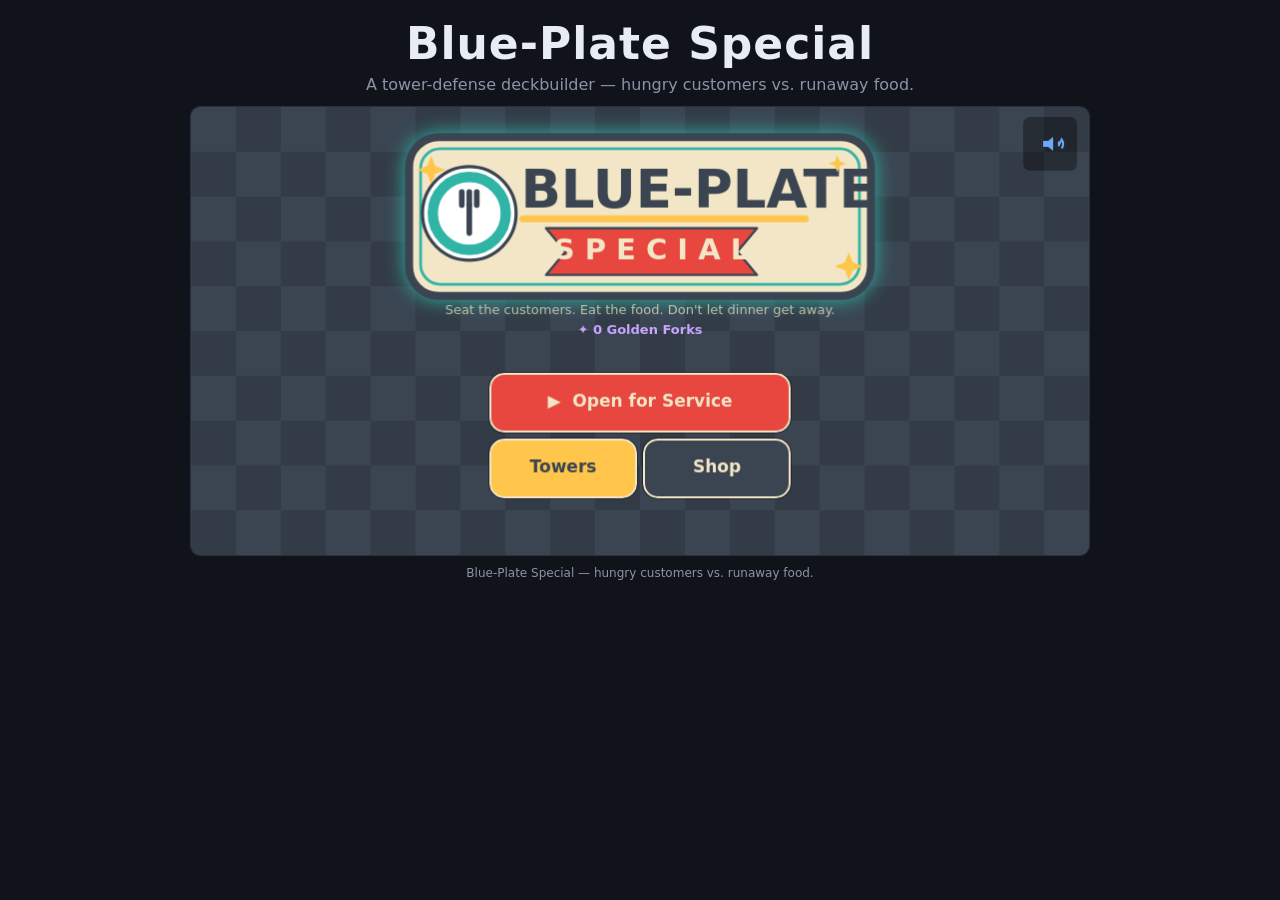
<file: index.html>
<!DOCTYPE html>
<!--
  Blue-Plate Special (working title; formerly Deckbound) — a tower-defense deckbuilder (v1).

  Theme: hungry customers vs. runaway food. From the hub, spend Golden Forks to
  reserve customers/perks (saved between runs), then Open for Service — seat &
  upgrade customers from your regulars, and eat waves of runaway dishes before
  they reach the trash chute. Win or lose, you earn Golden Forks and get stronger
  over time. All game code lives in src/ (DOM-free logic in src/engine.js).

  Plain HTML + CSS + JavaScript for now. We can add Phaser 3 later if the
  real-time action needs it (see GAME_BRIEF.md).
-->
<html lang="en">
<head>
  <meta charset="UTF-8" />

  <!-- Makes the page scale correctly on phones (needed for iPhone play).
       maximum-scale=1 + user-scalable=no stop iOS Safari's double-tap-to-zoom on
       the canvas (a tower-defense game wants taps, not zoom gestures) — paired
       with touch-action:none on the canvas in style.css. -->
  <meta name="viewport" content="width=device-width, initial-scale=1.0, maximum-scale=1.0, user-scalable=no, viewport-fit=cover" />

  <title>Blue-Plate Special</title>

  <!-- Our styles live in a separate file to keep things easy to read. -->
  <link rel="stylesheet" href="style.css" />
</head>

<body>
  <!-- Page header: the game's title and a one-line reminder of what it is. -->
  <header class="site-header">
    <h1>Blue-Plate Special</h1>
    <p class="tagline">A tower-defense deckbuilder — hungry customers vs. runaway food.</p>
  </header>

  <!-- Main play area. Everything the game draws will go on this canvas. -->
  <main class="stage">
    <!--
      The <canvas> is where all game graphics are drawn. Its internal drawing
      size (900x450) is fixed here; CSS controls how big it looks on screen. The
      board is an 800x450 coordinate space offset right by a 100px tower rail — a
      presentation-only viewport transform (Issue #79); the engine still lives in
      board coords. src/render.js draws the rail, the scene, and the upgrade sheet.
    -->
    <canvas id="game-canvas" width="900" height="450"
            aria-label="Blue-Plate Special game area: the tower rail, the conveyor belt, and the dish return"></canvas>
  </main>

  <!-- Footer: a quiet status line we can use while building. -->
  <footer class="site-footer">
    <span>Blue-Plate Special — hungry customers vs. runaway food.</span>
  </footer>

  <!-- Balance numbers (difficulty & economy), generated from data/balance.json
       by tools/gen_balance.py. Loaded first so window.BALANCE exists when the
       game reads it. Deferred scripts run in order. -->
  <script src="balance.data.js?v=fb516e59" defer></script>

  <!-- The game code, split into modules (order matters; plain globals, no
       bundler — double-clicking index.html still works):
       data (constants + balance merge) -> engine (DOM-free logic) -> audio ->
       art (pure draw fns) -> render (UI/scene) -> main (boot/input/loop). -->
  <script src="src/data.js?v=92abb247" defer></script>
  <script src="src/engine.js?v=baeb0e07" defer></script>
  <script src="src/audio.js?v=4b8a68f2" defer></script>
  <script src="src/art.js?v=645c8ca5" defer></script>
  <script src="src/render.js?v=beed371e" defer></script>
  <script src="src/main.js?v=631be13c" defer></script>
</body>
</html>
</file>
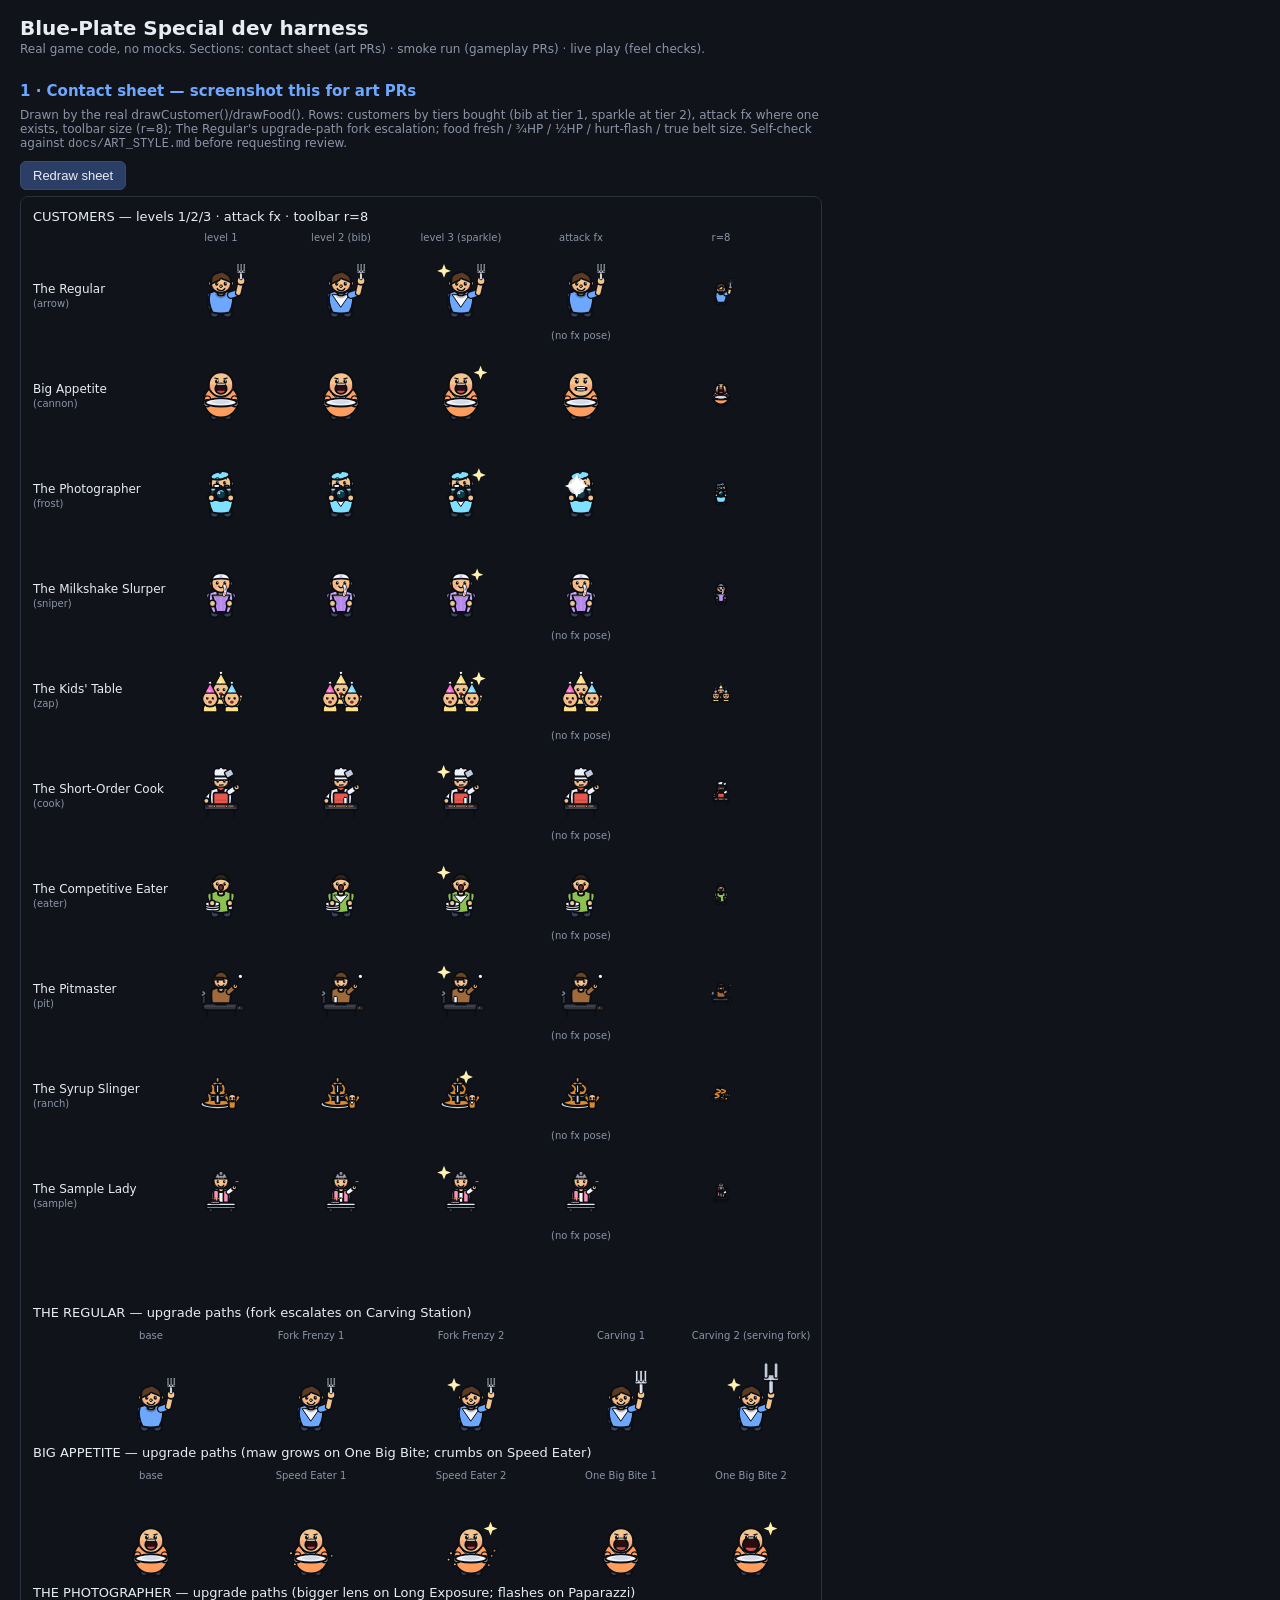
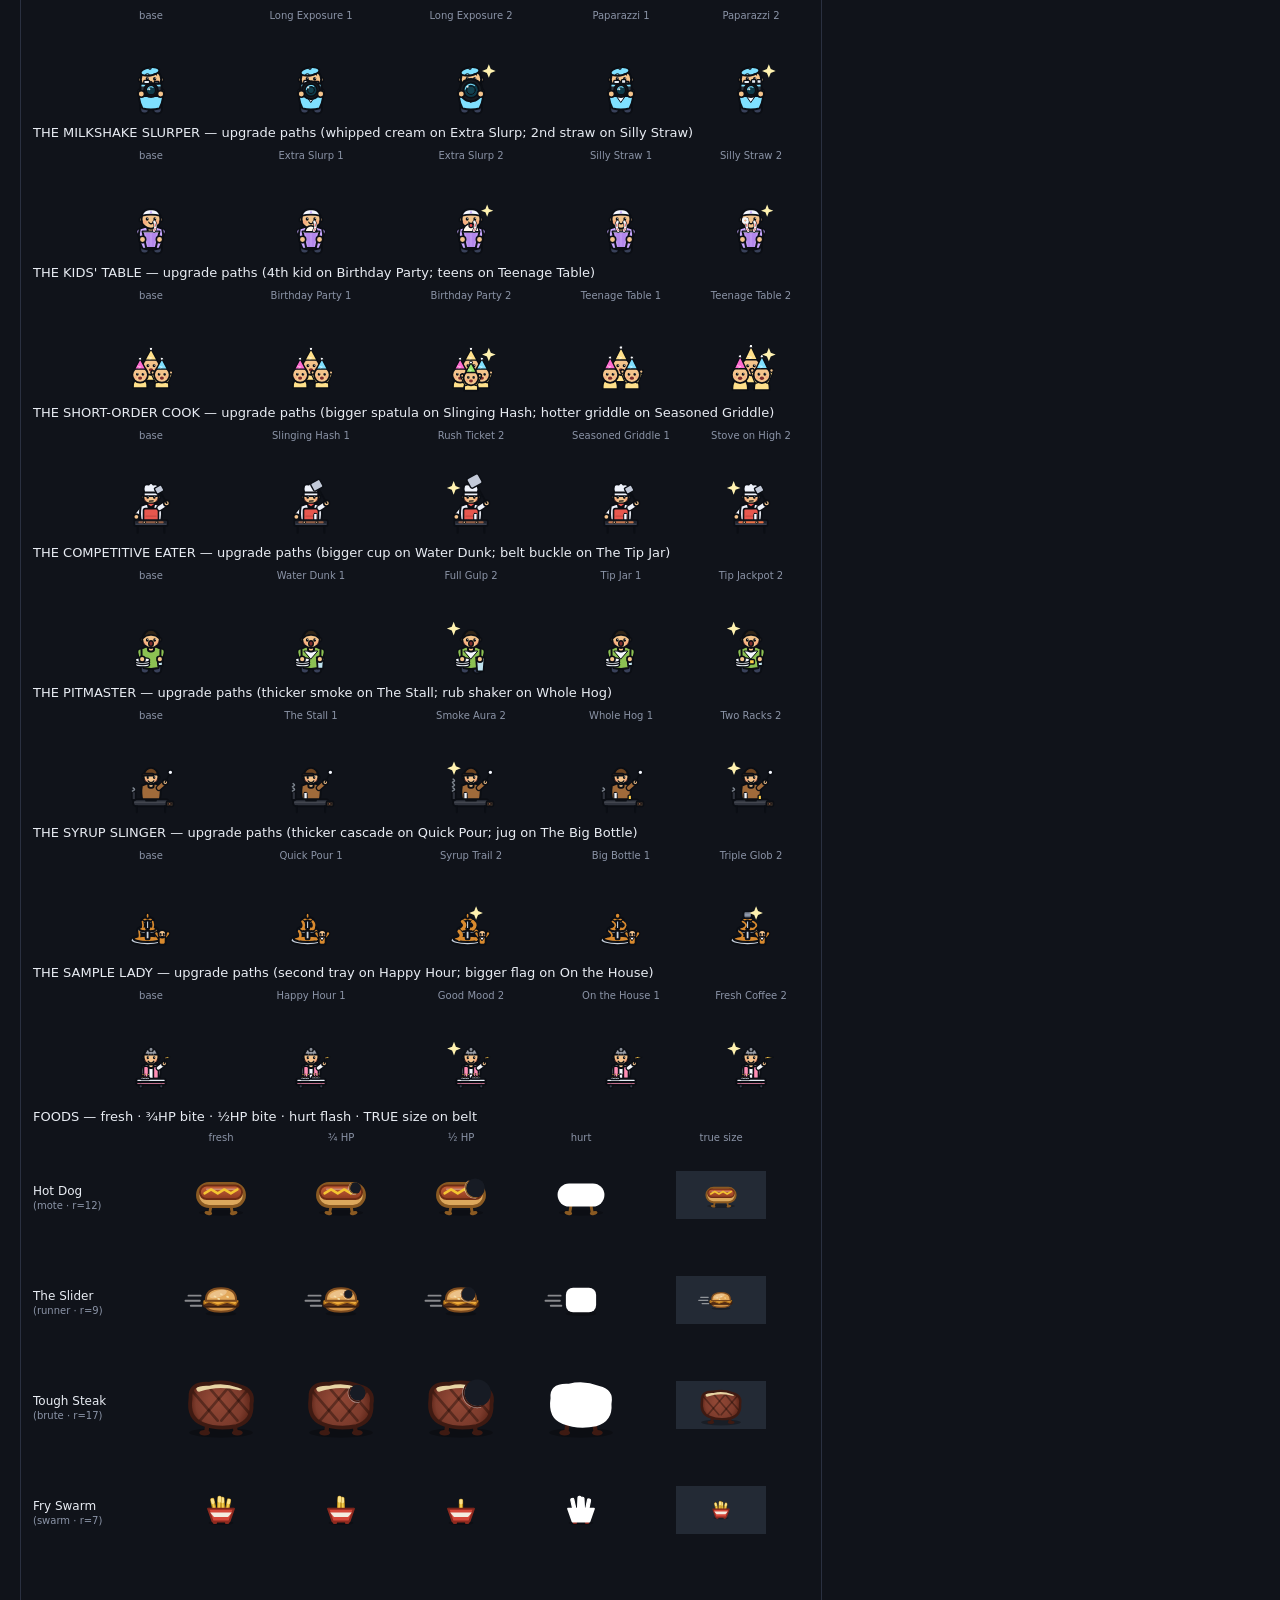
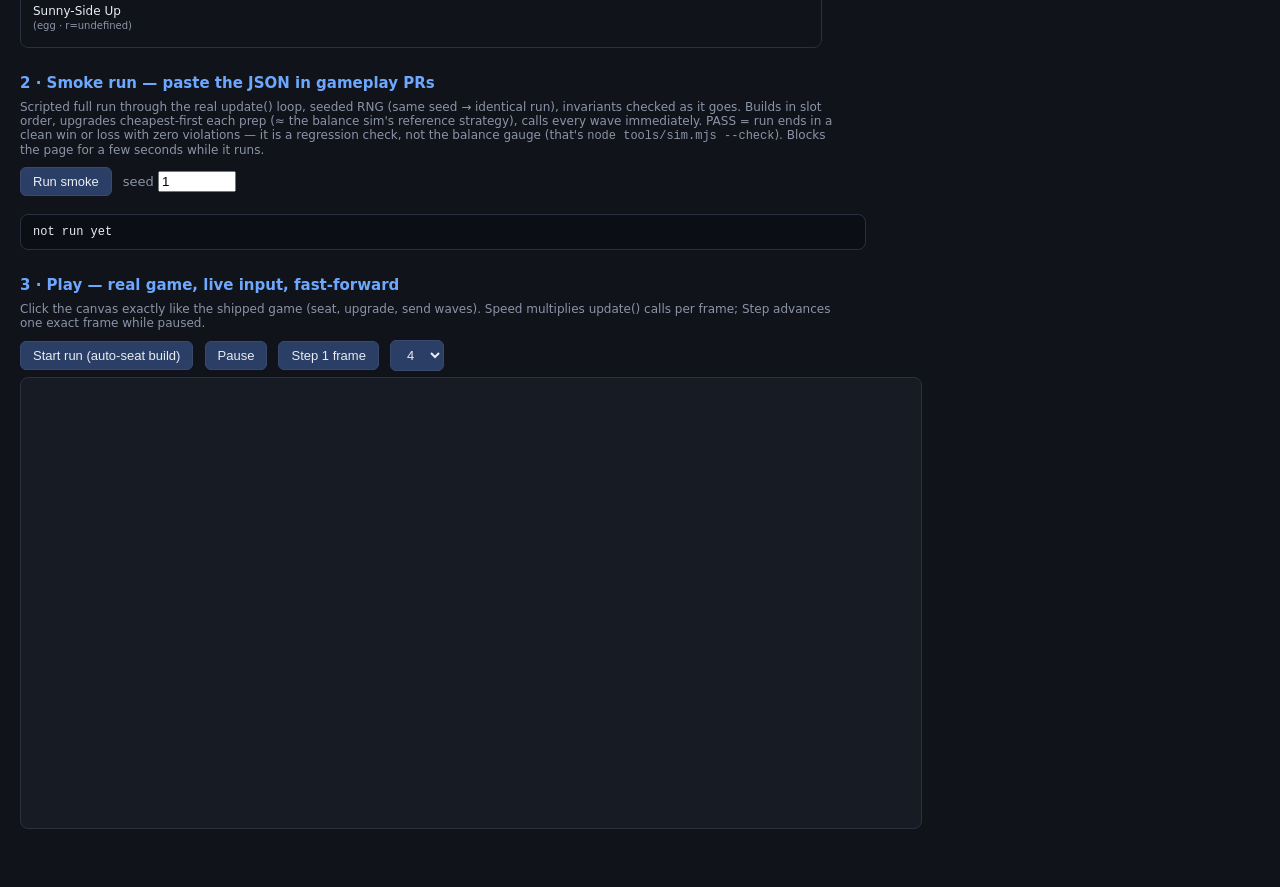
<file: tools/dev/harness.html>
<!DOCTYPE html>
<!--
  Blue-Plate Special dev harness — the self-serve verification tool for agents (and
  curious humans). Loads the REAL game code (../../balance.data.js + the
  ../../src/*.js modules, no copies, no mocks) and gives three things:

    1. CONTACT SHEET — every customer (levels 1/2/3, attack fx, toolbar size) and
       every food (fresh / ¾HP / ½HP / hurt / true belt size) drawn by the real
       drawCustomer()/drawFood() onto one canvas. Screenshot THIS for art PRs —
       one image, one review round, instead of per-asset back-and-forth.

    2. SMOKE RUN — plays a full scripted run through the real update() loop with
       a SEEDED RNG (same seed → same run, so a repro is a URL), checking
       invariants every few steps (currency ≥ 0, lives in range, finite enemy
       state, legal phases). Prints a JSON verdict. Paste that JSON in gameplay
       PRs.

    3. PLAY — the real game, live input, with a speed multiplier and
       frame-stepping. The page freezes the game's own rAF loop at boot and
       drives update()/render() itself, so fast-forward and stepping stay exact.

  URL params (all optional):
    ?mode=sheet | smoke | play | sounds   auto-run that section on load
    &seed=1                         RNG seed (smoke always seeds; play seeds if given)
    &build=arrow,cannon,frost,arrow tower ids placed in slot order (default = the
                                    balance sim's reference board)
    &paths=stat | signature         which upgrade path each tower takes in the smoke
                                    (default stat; signature exercises the tier-2 mechanics)
    &speed=4                        play-mode updates per frame (1/2/4/8)

  Serve the repo root (python3 -m http.server) and open
    http://localhost:PORT/tools/dev/harness.html?mode=sheet
  Dev tool only — not part of the game; safe to ignore in production.
-->
<html lang="en">
<head>
<meta charset="UTF-8" />
<meta name="viewport" content="width=device-width, initial-scale=1.0" />
<title>Blue-Plate Special dev harness</title>
<style>
  :root { --bg:#10131a; --panel:#171b24; --ink:#e8ecf3; --muted:#8b94a7; --accent:#6ea8fe; --good:#7dff9b; --bad:#ff6b6b; }
  body { margin:0; padding:16px 20px 60px; background:var(--bg); color:var(--ink);
         font-family: system-ui, -apple-system, "Segoe UI", Roboto, sans-serif; }
  h1 { font-size:20px; margin:0 0 2px; }
  h2 { font-size:15px; margin:26px 0 8px; color:var(--accent); }
  p.hint { color:var(--muted); font-size:12px; margin:2px 0 10px; max-width:820px; }
  canvas { background:var(--panel); border:1px solid #2a3040; border-radius:8px; display:block; }
  button, select { background:#2b3f66; color:var(--ink); border:1px solid #3a4a6e; border-radius:6px;
                   padding:6px 12px; font-size:13px; cursor:pointer; margin:0 6px 6px 0; }
  button:hover { background:#37518a; }
  pre { background:#0b0e14; border:1px solid #2a3040; border-radius:8px; padding:10px 12px;
        font-size:12px; max-width:820px; overflow-x:auto; white-space:pre-wrap; }
  .pass { color:var(--good); } .fail { color:var(--bad); }
</style>
</head>
<body>
<h1>Blue-Plate Special dev harness</h1>
<p class="hint">Real game code, no mocks. Sections: contact sheet (art PRs) · smoke run (gameplay PRs) · live play (feel checks).</p>

<!-- ============ 1) CONTACT SHEET ============ -->
<h2 id="sheet-title">1 · Contact sheet — screenshot this for art PRs</h2>
<p class="hint">Drawn by the real drawCustomer()/drawFood(). Rows: customers by tiers bought (bib at tier 1, sparkle at tier 2), attack fx where one exists, toolbar size (r=8); The Regular's upgrade-path fork escalation; food fresh / ¾HP / ½HP / hurt-flash / true belt size. Self-check against <code>docs/ART_STYLE.md</code> before requesting review.</p>
<button id="redraw-sheet">Redraw sheet</button>
<canvas id="sheet-canvas" width="800" height="3050"></canvas>

<!-- ============ 2) SMOKE RUN ============ -->
<h2 id="smoke-title">2 · Smoke run — paste the JSON in gameplay PRs</h2>
<p class="hint">Scripted full run through the real update() loop, seeded RNG (same seed → identical run), invariants checked as it goes. Builds in slot order, upgrades cheapest-first each prep (≈ the balance sim's reference strategy), calls every wave immediately. PASS = run ends in a clean win or loss with zero violations — it is a regression check, not the balance gauge (that's <code>node tools/sim.mjs --check</code>). Blocks the page for a few seconds while it runs.</p>
<button id="run-smoke">Run smoke</button>
<label style="font-size:13px;color:var(--muted)">seed <input id="smoke-seed" type="number" value="1" style="width:70px"></label>
<pre id="smoke-out">not run yet</pre>

<!-- ============ 3) PLAY ============ -->
<h2 id="play-title">3 · Play — real game, live input, fast-forward</h2>
<p class="hint">Click the canvas exactly like the shipped game (seat, upgrade, send waves). Speed multiplies update() calls per frame; Step advances one exact frame while paused.</p>
<button id="play-start">Start run (auto-seat build)</button>
<button id="play-pause">Pause</button>
<button id="play-step">Step 1 frame</button>
<select id="play-speed"><option>1</option><option>2</option><option selected>4</option><option>8</option></select>
<canvas id="game-canvas" width="900" height="450"></canvas>   <!-- 900x450 design canvas (800x450 board + 100px rail), Issue #79 -->

<!-- Freeze the game's own rAF loop BEFORE src/main.js boots: startGameLoop()
     runs at DOMContentLoaded and would otherwise fight the harness driver. The
     harness restores real rAF for its own loop after boot. -->
<script>
  window.__realRAF = window.requestAnimationFrame.bind(window);
  window.requestAnimationFrame = function () { return 0; };
</script>
<script>
  // Cache-bust the game scripts so a warm browser can't serve STALE src during
  // verification (this bit two prior sessions — the harness has no gen_balance
  // ?v= stamps like index.html does). Date.now() forces a fresh fetch each load;
  // document.write keeps the strict load order (data → engine → audio → art →
  // render → main) that plain-globals boot depends on.
  var __cb = "?cb=" + Date.now();
  ["../../balance.data.js", "../../src/data.js", "../../src/engine.js", "../../src/audio.js",
   "../../src/art.js", "../../src/render.js", "../../src/main.js"]
    .forEach(function (s) { document.write('<script src="' + s + __cb + '"><\/script>'); });
</script>

<script>
(function () {
  "use strict";

  const params = new URLSearchParams(location.search);
  const DEFAULT_BUILD = ["arrow", "cannon", "frost", "arrow"];   // = the sim's reference board
  // Reference upgrade strategy (mirrors tools/sim.mjs): each tower commits to
  // one fixed path and buys its two tiers cheapest-next-first.
  const SIM_PATHS = { arrow: "carvingStation", cannon: "oneBigBite", frost: "longExposure", sniper: "extraSlurp", zap: "teenageTable" };
  // The signature path per tower — ?paths=signature drives the smoke down these so
  // it exercises the tier-2 mechanics (pierce, crumb, knockback, …), not just stats.
  const SIGNATURE_PATHS = { arrow: "forkFrenzy", cannon: "speedEater", frost: "paparazzi", sniper: "sillyStraw", zap: "birthdayParty" };
  const pathMapFor = mode => (mode === "signature" ? SIGNATURE_PATHS : SIM_PATHS);
  const parsePaths = () => (params.get("paths") === "signature" ? "signature" : "stat");
  const parseBuild = () => {
    const raw = (params.get("build") || "").split(",").map(s => s.trim()).filter(Boolean);
    const valid = raw.filter(id => TOWER_BY_ID[id]);
    return valid.length ? valid : DEFAULT_BUILD;
  };

  // Deterministic RNG: swap Math.random for a seeded generator. The game only
  // calls Math.random at runtime (spawn shuffle, jitter, particles), never at
  // load, so seeding just-in-time makes whole runs reproducible.
  function mulberry32(a) {
    return function () {
      a |= 0; a = (a + 0x6D2B79F5) | 0;
      let t = Math.imul(a ^ (a >>> 15), 1 | a);
      t = (t + Math.imul(t ^ (t >>> 7), 61 | t)) ^ t;
      return ((t ^ (t >>> 14)) >>> 0) / 4294967296;
    };
  }

  /* ---------------- 1) Contact sheet ---------------- */

  function drawSheet() {
    const c = document.getElementById("sheet-canvas");
    const ctx = c.getContext("2d");
    ctx.clearRect(0, 0, c.width, c.height);
    ctx.fillStyle = "#10131a"; ctx.fillRect(0, 0, c.width, c.height);

    const label = (text, x, y, size = 10, color = "#8b94a7", align = "center") => {
      ctx.fillStyle = color; ctx.font = size + "px system-ui, sans-serif";
      ctx.textAlign = align; ctx.fillText(text, x, y); ctx.textAlign = "left";
    };
    const title = (text, y) => label(text, 12, y, 13, "#e8ecf3", "left");

    // --- Customers: one row each; cols L1, L2, L3, fx, toolbar size ---
    title("CUSTOMERS — levels 1/2/3 · attack fx · toolbar r=8", 24);
    const custCols = [200, 320, 440, 560, 700];
    const colHead = ["level 1", "level 2 (bib)", "level 3 (sparkle)", "attack fx", "r=8"];
    custCols.forEach((x, i) => label(colHead[i], x, 44));
    // fx states only exist for these two; others just show their base pose.
    const FX = { cannon: { bite: 0.8 }, frost: { firing: true } };
    TOWER_ORDER.forEach((id, row) => {
      const def = TOWER_BY_ID[id];
      const cy = 96 + row * 100;
      label(def.name, 12, cy, 12, "#e8ecf3", "left");
      label("(" + id + ")", 12, cy + 14, 10, "#8b94a7", "left");
      [1, 2, 3].forEach((lv, col) => drawCustomer(ctx, id, custCols[col], cy, 17, def.color, { level: lv }));
      drawCustomer(ctx, id, custCols[3], cy, 17, def.color, { level: 1, ...(FX[id] || {}) });
      if (!FX[id]) label("(no fx pose)", custCols[3], cy + 46);
      drawCustomer(ctx, id, custCols[4], cy, 8, def.color, { level: 1 });
    });

    // --- The Regular: upgrade-PATH art states (PR 1 vertical slice) ---
    // Carving Station escalates the fork (bigger at tier 1, large two-tine serving
    // fork at tier 2); Fork Frenzy keeps the everyday fork (its tier-2 pierce is a
    // projectile, not customer art). Bib appears at tier 1, sparkle at tier 2.
    const rpY = 1120;   // sections sit below ALL customer rows (96 + 10×100)
    title("THE REGULAR — upgrade paths (fork escalates on Carving Station)", rpY);
    const rpCols = [130, 290, 450, 600, 730];
    const rpHead = ["base", "Fork Frenzy 1", "Fork Frenzy 2", "Carving 1", "Carving 2 (serving fork)"];
    rpCols.forEach((x, i) => label(rpHead[i], x, rpY + 22));
    const rpStates = [
      { level: 1 },
      { level: 2, path: "forkFrenzy", tier: 1 },
      { level: 3, path: "forkFrenzy", tier: 2 },
      { level: 2, path: "carvingStation", tier: 1 },
      { level: 3, path: "carvingStation", tier: 2 },
    ];
    rpStates.forEach((st, i) => drawCustomer(ctx, "arrow", rpCols[i], rpY + 90, 17, TOWER_BY_ID.arrow.color, st));

    // --- Big Appetite: upgrade-PATH art states (PR 2 signatures) ---
    // One Big Bite grows the maw (bigger bite → the knockback path); Speed Eater
    // scatters more crumbs (fast, messy eater → the crumb-splash path). Bib at tier
    // 1, sparkle at tier 2, same as everyone.
    const bpY = 1260;
    title("BIG APPETITE — upgrade paths (maw grows on One Big Bite; crumbs on Speed Eater)", bpY);
    const bpCols = [130, 290, 450, 600, 730];
    const bpHead = ["base", "Speed Eater 1", "Speed Eater 2", "One Big Bite 1", "One Big Bite 2"];
    bpCols.forEach((x, i) => label(bpHead[i], x, bpY + 22));
    const bpStates = [
      { level: 1 },
      { level: 2, path: "speedEater", tier: 1 },
      { level: 3, path: "speedEater", tier: 2 },
      { level: 2, path: "oneBigBite", tier: 1 },
      { level: 3, path: "oneBigBite", tier: 2 },
    ];
    bpStates.forEach((st, i) => drawCustomer(ctx, "cannon", bpCols[i], bpY + 92, 17, TOWER_BY_ID.cannon.color, st));

    // --- The Photographer: upgrade-PATH art states (PR 3 signatures) ---
    // Long Exposure deepens the lens (longer + stronger after-slow); Paparazzi adds
    // flash bulbs (freezes 2 dishes at once). Bib at tier 1, sparkle at tier 2.
    const phY = 1400;
    title("THE PHOTOGRAPHER — upgrade paths (bigger lens on Long Exposure; flashes on Paparazzi)", phY);
    const phCols = [130, 290, 450, 600, 730];
    const phHead = ["base", "Long Exposure 1", "Long Exposure 2", "Paparazzi 1", "Paparazzi 2"];
    phCols.forEach((x, i) => label(phHead[i], x, phY + 22));
    const phStates = [
      { level: 1 },
      { level: 2, path: "longExposure", tier: 1 },
      { level: 3, path: "longExposure", tier: 2 },
      { level: 2, path: "paparazzi", tier: 1 },
      { level: 3, path: "paparazzi", tier: 2 },
    ];
    phStates.forEach((st, i) => drawCustomer(ctx, "frost", phCols[i], phY + 92, 17, TOWER_BY_ID.frost.color, st));

    // --- The Milkshake Slurper: upgrade-PATH art states (PR 3 signatures) ---
    // Extra Slurp mounds whipped cream (+ cherry) on the shake; Silly Straw adds a
    // second bendy straw (drains 2 dishes), with a loop at tier 2.
    const slY = 1540;
    title("THE MILKSHAKE SLURPER — upgrade paths (whipped cream on Extra Slurp; 2nd straw on Silly Straw)", slY);
    const slCols = [130, 290, 450, 600, 730];
    const slHead = ["base", "Extra Slurp 1", "Extra Slurp 2", "Silly Straw 1", "Silly Straw 2"];
    slCols.forEach((x, i) => label(slHead[i], x, slY + 22));
    const slStates = [
      { level: 1 },
      { level: 2, path: "extraSlurp", tier: 1 },
      { level: 3, path: "extraSlurp", tier: 2 },
      { level: 2, path: "sillyStraw", tier: 1 },
      { level: 3, path: "sillyStraw", tier: 2 },
    ];
    slStates.forEach((st, i) => drawCustomer(ctx, "sniper", slCols[i], slY + 92, 17, TOWER_BY_ID.sniper.color, st));

    // --- The Kids' Table: upgrade-PATH art states (PR 4 signatures) ---
    // Birthday Party t2 seats a 4th kid (4 hands); Teenage Table grows the whole
    // huddle into lanky teenagers (bigger, taller hats, longer arms).
    const ktY = 1680;
    title("THE KIDS' TABLE — upgrade paths (4th kid on Birthday Party; teens on Teenage Table)", ktY);
    const ktCols = [130, 290, 450, 600, 730];
    const ktHead = ["base", "Birthday Party 1", "Birthday Party 2", "Teenage Table 1", "Teenage Table 2"];
    ktCols.forEach((x, i) => label(ktHead[i], x, ktY + 22));
    const ktStates = [
      { level: 1 },
      { level: 2, path: "birthdayParty", tier: 1 },
      { level: 3, path: "birthdayParty", tier: 2 },
      { level: 2, path: "teenageTable", tier: 1 },
      { level: 3, path: "teenageTable", tier: 2 },
    ];
    ktStates.forEach((st, i) => drawCustomer(ctx, "zap", ktCols[i], ktY + 92, 17, TOWER_BY_ID.zap.color, st));

    // --- The Short-Order Cook (Roster Growth 1) — a STATION with a person ---
    // Slinging Hash grows the spatula (Rush Ticket = 3 sears); Seasoned Griddle
    // runs the griddle hotter (Order Up = a chance to spatula-fling a dish back).
    const ckY = 1820;
    title("THE SHORT-ORDER COOK — upgrade paths (bigger spatula on Slinging Hash; hotter griddle on Seasoned Griddle)", ckY);
    const ckCols = [130, 290, 450, 600, 730];
    const ckHead = ["base", "Slinging Hash 1", "Rush Ticket 2", "Seasoned Griddle 1", "Stove on High 2"];
    ckCols.forEach((x, i) => label(ckHead[i], x, ckY + 22));
    const ckStates = [
      { level: 1 },
      { level: 2, path: "slingingHash", tier: 1 },
      { level: 3, path: "slingingHash", tier: 2 },
      { level: 2, path: "seasonedGriddle", tier: 1 },
      { level: 3, path: "seasonedGriddle", tier: 2 },
    ];
    ckStates.forEach((st, i) => drawCustomer(ctx, "cook", ckCols[i], ckY + 92, 17, TOWER_BY_ID.cook.color, st));

    // --- The Competitive Eater (Roster Growth 1) — Slurper-derived table dressing ---
    // Water Dunk grows the water cup (t2 = the full-gulp speed tier); The Tip Jar
    // keeps the champion's buckle (t2 = the every-fifth-kill tip jackpot).
    const ceY = 1960;
    title("THE COMPETITIVE EATER — upgrade paths (bigger cup on Water Dunk; belt buckle on The Tip Jar)", ceY);
    const ceCols = [130, 290, 450, 600, 730];
    const ceHead = ["base", "Water Dunk 1", "Full Gulp 2", "Tip Jar 1", "Tip Jackpot 2"];
    ceCols.forEach((x, i) => label(ceHead[i], x, ceY + 22));
    const ceStates = [
      { level: 1 },
      { level: 2, path: "waterDunk", tier: 1 },
      { level: 3, path: "waterDunk", tier: 2 },
      { level: 2, path: "tipJar", tier: 1 },
      { level: 3, path: "tipJar", tier: 2 },
    ];
    ceStates.forEach((st, i) => drawCustomer(ctx, "eater", ceCols[i], ceY + 92, 17, TOWER_BY_ID.eater.color, st));

    // --- The Pitmaster (Roster Growth 2) — a lone obsessive behind an offset smoker ---
    // The Stall thickens the chimney smoke (t2 = the ambient smoke aura); Whole
    // Hog adds the rub shaker (t2 = the two-rack dual lock).
    const ptY = 2100;
    title("THE PITMASTER — upgrade paths (thicker smoke on The Stall; rub shaker on Whole Hog)", ptY);
    const ptCols = [130, 290, 450, 600, 730];
    const ptHead = ["base", "The Stall 1", "Smoke Aura 2", "Whole Hog 1", "Two Racks 2"];
    ptCols.forEach((x, i) => label(ptHead[i], x, ptY + 22));
    const ptStates = [
      { level: 1 },
      { level: 2, path: "theStall", tier: 1 },
      { level: 3, path: "theStall", tier: 2 },
      { level: 2, path: "wholeHog", tier: 1 },
      { level: 3, path: "wholeHog", tier: 2 },
    ];
    ptStates.forEach((st, i) => drawCustomer(ctx, "pit", ptCols[i], ptY + 92, 17, TOWER_BY_ID.pit.color, st));

    // --- The Syrup Slinger (id `ranch`, Tower Rework) — a tall fountain + tiny superfan ---
    // Quick Pour thickens the cascade; The Big Bottle mounts the jug at t2.
    const rnY = 2240;
    title("THE SYRUP SLINGER — upgrade paths (thicker cascade on Quick Pour; jug on The Big Bottle)", rnY);
    const rnCols = [130, 290, 450, 600, 730];
    const rnHead = ["base", "Quick Pour 1", "Syrup Trail 2", "Big Bottle 1", "Triple Glob 2"];
    rnCols.forEach((x, i) => label(rnHead[i], x, rnY + 22));
    const rnStates = [
      { level: 1 },
      { level: 2, path: "quickPour", tier: 1 },
      { level: 3, path: "quickPour", tier: 2 },
      { level: 2, path: "bigBottle", tier: 1 },
      { level: 3, path: "bigBottle", tier: 2 },
    ];
    rnStates.forEach((st, i) => drawCustomer(ctx, "ranch", rnCols[i], rnY + 92, 17, TOWER_BY_ID.ranch.color, st));

    // --- The Sample Lady (Tower Rework: pure support) — a demo cart with toothpick trays ---
    // Happy Hour stacks a second tray; On the House raises a bigger flag.
    const smY = 2380;
    title("THE SAMPLE LADY — upgrade paths (second tray on Happy Hour; bigger flag on On the House)", smY);
    const smCols = [130, 290, 450, 600, 730];
    const smHead = ["base", "Happy Hour 1", "Good Mood 2", "On the House 1", "Fresh Coffee 2"];
    smCols.forEach((x, i) => label(smHead[i], x, smY + 22));
    const smStates = [
      { level: 1 },
      { level: 2, path: "happyHour", tier: 1 },
      { level: 3, path: "happyHour", tier: 2 },
      { level: 2, path: "onTheHouse", tier: 1 },
      { level: 3, path: "onTheHouse", tier: 2 },
    ];
    smStates.forEach((st, i) => drawCustomer(ctx, "sample", smCols[i], smY + 92, 17, TOWER_BY_ID.sample.color, st));

    // --- Foods: one row each; cols fresh, ¾HP, ½HP, hurt, true belt size ---
    const fy = 2550;
    title("FOODS — fresh · ¾HP bite · ½HP bite · hurt flash · TRUE size on belt", fy - 26);
    const foodCols = [200, 320, 440, 560, 700];
    const foodHead = ["fresh", "¾ HP", "½ HP", "hurt", "true size"];
    foodCols.forEach((x, i) => label(foodHead[i], x, fy - 6));
    Object.keys(ENEMY_TYPES).forEach((id, row) => {
      const et = ENEMY_TYPES[id];
      const cy = fy + 48 + row * 105;
      label(et.name, 12, cy, 12, "#e8ecf3", "left");
      label("(" + id + " · r=" + et.radius + ")", 12, cy + 14, 10, "#8b94a7", "left");
      const R = et.radius * 1.6;   // enlarged for inspection
      drawFood(ctx, id, foodCols[0], cy, R, et.color, et.edge, false, 0);
      drawFood(ctx, id, foodCols[1], cy, R, et.color, et.edge, false, 1);
      drawFood(ctx, id, foodCols[2], cy, R, et.color, et.edge, false, 2);
      drawFood(ctx, id, foodCols[3], cy, R, et.color, et.edge, true, 0);
      // true size on a belt-colored strip — the "reads at ~15px" check.
      ctx.fillStyle = "#232a35"; ctx.fillRect(foodCols[4] - 45, cy - 24, 90, 48);
      drawFood(ctx, id, foodCols[4], cy, et.radius, et.color, et.edge, false, 0);
    });
  }

  /* ---------------- 2) Smoke run ---------------- */

  function runSmoke(seed, build, pathMode = "stat", mapId = null) {
    const pathMap = pathMapFor(pathMode);
    const t0 = performance.now();
    const violations = [], errors = [];
    const realRandom = Math.random;
    Math.random = mulberry32(seed);
    let steps = 0;
    const STEP_CAP = 60 * 60 * 60;   // 60 sim-minutes — endless runs always end in
                                     // defeat eventually; this is a generous safety bound
    try {
      META = freshMeta();            // deterministic meta: base 4 towers, no perks
      loadMap(mapId);                // map platform: null -> default maps[0] (blueplate)
      startRun();
      let nextSlot = 0;
      const check = () => {
        if (game.currency < 0) violations.push("currency " + game.currency + " < 0 @step " + steps);
        if (game.lives < 0 || game.lives > game.maxLives) violations.push("lives " + game.lives + " out of [0," + game.maxLives + "] @step " + steps);
        if (!["prep", "wave", "lost"].includes(game.phase)) violations.push("illegal phase '" + game.phase + "' @step " + steps);
        for (const e of game.enemies) {
          if (!Number.isFinite(e.x) || !Number.isFinite(e.y) || !Number.isFinite(e.hp)) {
            violations.push("non-finite enemy state @step " + steps); break;
          }
        }
      };
      // Prep policy ≈ the sim's reference strategy: build at the map's simAnchors
      // (the former slot coordinates, in order — free placement has no slots) as
      // affordable, then spend spare Tips on the cheapest upgrade, then call the wave.
      const anchors = MAP.simAnchors;
      const prep = () => {
        while (nextSlot < anchors.length && nextSlot < build.length) {
          const id = build[nextSlot];
          if (game.currency < TOWER_BY_ID[id].cost) break;
          game.selectedType = id;
          tryBuild(anchors[nextSlot].x, anchors[nextSlot].y);
          nextSlot++;
        }
        for (;;) {
          // Only towers whose chosen path still has a next tier — guards a missing
          // id or a maxed/locked path so a future tower without a mapping won't crash.
          const cands = game.towers.filter(t => { const p = pathMap[t.typeId]; return p && nextTier(t, p); });
          if (!cands.length) break;
          const cost = t => nextTier(t, pathMap[t.typeId]).cost;
          const t = cands.reduce((a, b) => cost(a) <= cost(b) ? a : b);
          if (game.currency < cost(t)) break;
          tryUpgrade(t, pathMap[t.typeId]);
        }
      };
      while (steps < STEP_CAP && game.phase !== "lost") {
        if (game.phase === "prep") { prep(); startNextWave(); }
        update(STEP);
        steps++;
        if (steps % 6 === 0) check();
      }
      check();
      if (game.phase !== "lost") violations.push("run did not terminate within " + STEP_CAP + " steps");
    } catch (err) {
      errors.push(String(err && err.stack || err));
    } finally {
      Math.random = realRandom;
    }
    render();   // leave the end screen visible on the game canvas
    const last = game.lastRun || {};
    const result = {
      verdict: (violations.length === 0 && errors.length === 0) ? "PASS" : "FAIL",
      seed, paths: pathMode, build: build.join(","),
      outcome: game.phase,
      waveReached: last.wave != null ? last.wave : game.waveIndex + 1,
      dishesEaten: last.killed != null ? last.killed : game.killed,
      livesLeft: game.lives,
      tipsLeft: game.currency,
      steps, simMinutes: +(steps / 3600).toFixed(1),
      violations, errors,
      ms: Math.round(performance.now() - t0),
    };
    return result;
  }

  function smokeToPage(result) {
    const out = document.getElementById("smoke-out");
    out.textContent = JSON.stringify(result, null, 2);
    out.className = result.verdict === "PASS" ? "pass" : "fail";
    document.title = "SMOKE " + result.verdict + " — Blue-Plate Special harness";
    console.log("SMOKE_RESULT " + JSON.stringify(result));
  }

  /* ---------------- 3) Play driver ---------------- */

  const play = { on: false, speed: parseInt(params.get("speed") || "4", 10) || 4 };
  function playLoop() {
    if (play.on) {
      for (let i = 0; i < play.speed; i++) update(STEP);
      render();
    }
    window.__realRAF(playLoop);
  }
  function startPlay(build, mapId = null) {
    if (params.get("seed")) Math.random = mulberry32(parseInt(params.get("seed"), 10) || 1);
    META = freshMeta();
    loadMap(mapId);   // map platform: null -> default maps[0] (diner)
    startRun();
    // Auto-seat the build so a feel-check starts instantly; play on from there.
    // Seats go at the active map's simAnchors (free placement — no fixed slots).
    const anchors = MAP.simAnchors;
    let slot = 0;
    for (const id of build) {
      if (slot >= anchors.length || game.currency < TOWER_BY_ID[id].cost) break;
      game.selectedType = id;
      tryBuild(anchors[slot].x, anchors[slot].y);
      slot++;
    }
    play.on = true;
    render();
  }

  /* ---------------- 4) Sound board (audio pass, Issue #64) ---------------- */
  // The audio "contact sheet": every audio event with a play button. Buttons
  // satisfy the AudioContext user-gesture rule; each click unlocks audio, clears
  // the throttle so repeats always sound, then fires the event. 100% procedural
  // Web Audio — no files. Audition the whole pass here in one review round.
  function buildSoundBoard() {
    const A = audio, ring = (fn) => { A.unlock(); A._last = {}; fn(); };
    const rows = [
      ["TOWER ATTACKS  (base + upgrade paths)", null],
      ["The Regular — light fork tink", () => A.shoot("arrow", null)],
      ["  Fork Frenzy — rapid fork flurry", () => A.shoot("arrow", "forkFrenzy")],
      ["  Carving Station — heavier shink", () => A.shoot("arrow", "carvingStation")],
      ["Big Appetite — ONE big wet CHOMP", () => A.shoot("cannon", null)],
      ["The Photographer — shutter + flash", () => A.shoot("frost", null)],
      ["  Long Exposure — slow, drawn-out shutter", () => A.shoot("frost", "longExposure")],
      ["The Milkshake Slurper — straw slurp", () => A.shoot("sniper", null)],
      ["  Extra Slurp — deeper gulp", () => A.shoot("sniper", "extraSlurp")],
      ["  Silly Straw — two gurgling straws", () => A.shoot("sniper", "sillyStraw")],
      ["The Kids' Table — grabby-hand pats", () => A.shoot("zap", null)],
      ["  Teenage Table — lower, bored grabs", () => A.shoot("zap", "teenageTable")],
      ["SIGNATURE EVENTS", null],
      ["Speed Eater — crumb-scatter crunch", () => A.crumb()],
      ["One Big Bite — ptooey (heavy dish, near)", () => A.knockback(0.6)],
      ["One Big Bite — ptooey (light dish, far)", () => A.knockback(2)],
      ["Paparazzi — double-shutter burst", () => { A.shoot("frost", "paparazzi"); A.doubleFreeze(); }],
      ["Birthday Party — party-horn accent", () => A.fourthHand()],
      ["ECONOMY", null],
      ["Place — chair-scoot seating", () => A.place()],
      ["Sell — cash-register cha-ching", () => A.sell()],
      ["Build — confirm blip", () => A.build()],
      ["Buy in shop — two-note", () => A.buy()],
      ["Upgrade — order-up service bell", () => A.upgrade()],
      ["Deny — nope", () => A.deny()],
      ["Call wave", () => A.waveStart()],
      ["COMBAT / RUN", null],
      ["Bite hit (non-lethal)", () => A.hit()],
      ["Kill — crunch + gulp", () => A.kill()],
      ["Leak — wasted-meal trombone", () => A.leak()],
      ["Shut down (lose)", () => A.lose()],
    ];
    const sec = document.createElement("section");
    sec.id = "sounds-section";
    sec.innerHTML = '<h2>4 · Sound board — audition the audio pass (#64)</h2>'
      + '<p class="hint">Click any button to hear it. 100% procedural Web Audio, no files. '
      + 'Everything routes through a shared limiter and repeat-heavy events are throttled.</p>';
    const grid = document.createElement("div");
    grid.style.cssText = "display:grid;grid-template-columns:repeat(auto-fill,minmax(300px,1fr));gap:6px;max-width:940px";
    for (const [label, fn] of rows) {
      if (!fn) {
        const h = document.createElement("div");
        h.textContent = label;
        h.style.cssText = "grid-column:1/-1;margin-top:14px;font-weight:700;color:#8fd0ff;border-bottom:1px solid #2a3040;padding-bottom:3px";
        grid.appendChild(h); continue;
      }
      const b = document.createElement("button");
      b.textContent = "▶  " + label.trim();
      b.style.cssText = "text-align:left;padding:8px 11px;cursor:pointer;white-space:nowrap;overflow:hidden;text-overflow:ellipsis";
      b.addEventListener("click", () => ring(fn));
      grid.appendChild(b);
    }
    sec.appendChild(grid);
    const firstH2 = [...document.body.children].find((el) => el.tagName === "H2");
    document.body.insertBefore(sec, firstH2 || null);
    sec.scrollIntoView();
  }

  /* ---------------- boot ---------------- */

  window.addEventListener("DOMContentLoaded", () => {
    // main.js's DOMContentLoaded already ran (registered first): canvas wired,
    // input live, its rAF loop dead thanks to the boot stub. Restore real rAF
    // for the harness driver.
    window.requestAnimationFrame = window.__realRAF;
    drawSheet();
    render();   // show the hub on the game canvas

    document.getElementById("redraw-sheet").addEventListener("click", drawSheet);
    document.getElementById("run-smoke").addEventListener("click", () => {
      const seed = parseInt(document.getElementById("smoke-seed").value, 10) || 1;
      smokeToPage(runSmoke(seed, parseBuild(), parsePaths()));
    });
    document.getElementById("play-start").addEventListener("click", () => startPlay(parseBuild()));
    document.getElementById("play-pause").addEventListener("click", (e) => {
      play.on = !play.on; e.target.textContent = play.on ? "Pause" : "Resume";
    });
    document.getElementById("play-step").addEventListener("click", () => { update(STEP); render(); });
    document.getElementById("play-speed").addEventListener("change", (e) => { play.speed = parseInt(e.target.value, 10); });
    playLoop();

    const mode = params.get("mode");
    if (mode === "sheet") document.getElementById("sheet-title").scrollIntoView();
    if (mode === "play") { startPlay(parseBuild(), params.get("map")); document.getElementById("play-title").scrollIntoView(); }
    if (mode === "sounds") buildSoundBoard();
    if (mode === "smoke") {
      document.getElementById("smoke-title").scrollIntoView();
      const seed = parseInt(params.get("seed") || "1", 10) || 1;
      document.getElementById("smoke-seed").value = seed;
      // defer one tick so the page paints before the synchronous run blocks
      setTimeout(() => smokeToPage(runSmoke(seed, parseBuild(), parsePaths(), params.get("map"))), 30);
    }
  });
})();
</script>
</body>
</html>
</file>
<file: style.css>
/*
  Deckbound — styles for the Task 1 skeleton.
  Goal: a clean, readable, mobile-friendly page. Nothing fancy yet.
*/

/* A calm dark theme so the canvas stands out. Colors are easy to change. */
:root {
  --bg: #10131a;
  --panel: #171b24;
  --ink: #e8ecf3;
  --muted: #8b94a7;
  --accent: #6ea8fe;
}

/* Reset the default page margins and use a comfortable system font. */
* { box-sizing: border-box; }

html, body {
  margin: 0;
  padding: 0;
  background: var(--bg);
  color: var(--ink);
  font-family: system-ui, -apple-system, "Segoe UI", Roboto, sans-serif;
  /*
    min-height (not fixed height) + normal flow: the canvas sizes ITSELF to
    fit below (see #game-canvas), so we don't force a fixed viewport box that
    iOS Safari's floating toolbars can then clip content out of. Uses svh so
    the page is at least as tall as the viewport WITH Safari's bars showing.
    Padding respects all four safe-area insets — including left/right, which
    matter in landscape where the notch/home-indicator sit on the sides.
  */
  min-height: 100svh;
  display: flex;
  flex-direction: column;
  align-items: center;
  padding:
    env(safe-area-inset-top)
    env(safe-area-inset-right)
    env(safe-area-inset-bottom)
    env(safe-area-inset-left);
  box-sizing: border-box;
  /* Kill the iOS rubber-band scroll bounce so a mistaken drag on the page can't
     jiggle the game (Issue #79 mobile QoL). */
  overscroll-behavior: none;
}

/* --- Header --- */
.site-header {
  text-align: center;
  margin: 18px 0 12px;
  flex: 0 0 auto;
}
.site-header h1 {
  margin: 0;
  font-size: clamp(28px, 6vw, 44px);
  letter-spacing: 1px;
}
.tagline {
  margin: 6px 0 0;
  color: var(--muted);
  font-size: clamp(13px, 3vw, 16px);
}

/* --- Play area --- */
.stage {
  width: 100%;
  max-width: 920px;
  flex: 0 0 auto;
  display: flex;
  align-items: center;
  justify-content: center;
}

/*
  The canvas sizes ITSELF to fit within BOTH the viewport width and the
  viewport height, in either orientation, with the 2:1 ratio locked (the
  900x450 design canvas — the 800x450 board plus the 100px tower rail). We keep
  height derived (height: auto + aspect-ratio) and only ever set the WIDTH, as
  the smaller of two limits:
    - 100%                              → never wider than the page.
    - (available height) * 2            → never so wide that the derived 2:1
                                          height would exceed the room we have.
  "available height" is 100svh (viewport WITH Safari's toolbars showing — so we
  never size into the strip a floating toolbar sits over) minus a reservation
  for the header + footer chrome. This avoids flexbox percentage-height chains,
  which iOS Safari resolves unreliably and which caused the old landscape
  top/bottom clipping.
*/
#game-canvas {
  width: min(100%, (100svh - 200px) * 2);
  max-width: 900px;
  height: auto;
  aspect-ratio: 2 / 1;
  background: var(--panel);
  border: 1px solid #2a3040;
  border-radius: 10px;
  /* No default touch gestures ON the canvas: this stops iOS double-tap-to-zoom
     and scroll/pan when a finger lands on the play area, so every tap is a game
     tap (Issue #79). Paired with the viewport meta's maximum-scale=1. */
  touch-action: none;
  /*
    No image-rendering override: the art is smooth vector-style canvas drawing
    (anti-aliased curves), not pixel art, so the browser's default smooth
    scaling is what keeps mascots/outlines crisp when the 900x450 canvas is
    scaled up on Retina/iPhone screens. `pixelated` here made everything blocky.
  */
}

/* --- Footer --- */
.site-footer {
  margin: 10px 0;
  color: var(--muted);
  font-size: 12px;
  flex: 0 0 auto;
}

/*
  Landscape phones (short viewports): height is the tight constraint, and the
  touch-target acceptance bar (every interactive rect >= 44 CSS px) wants the
  canvas as LARGE as possible. So we hide the page header + footer entirely and
  reserve almost no vertical chrome — the canvas fills the height and the design
  chrome (rail, sheet, apron buttons) scales up with it. The canvas keeps sizing
  itself from the 2:1 ratio; no flexbox height chain, so nothing clips on iOS.
*/
@media (orientation: landscape) and (max-height: 500px) {
  .site-header { display: none; }
  .site-footer { display: none; }

  #game-canvas {
    width: min(100%, (100svh - 12px) * 2);
  }
}
</file>
